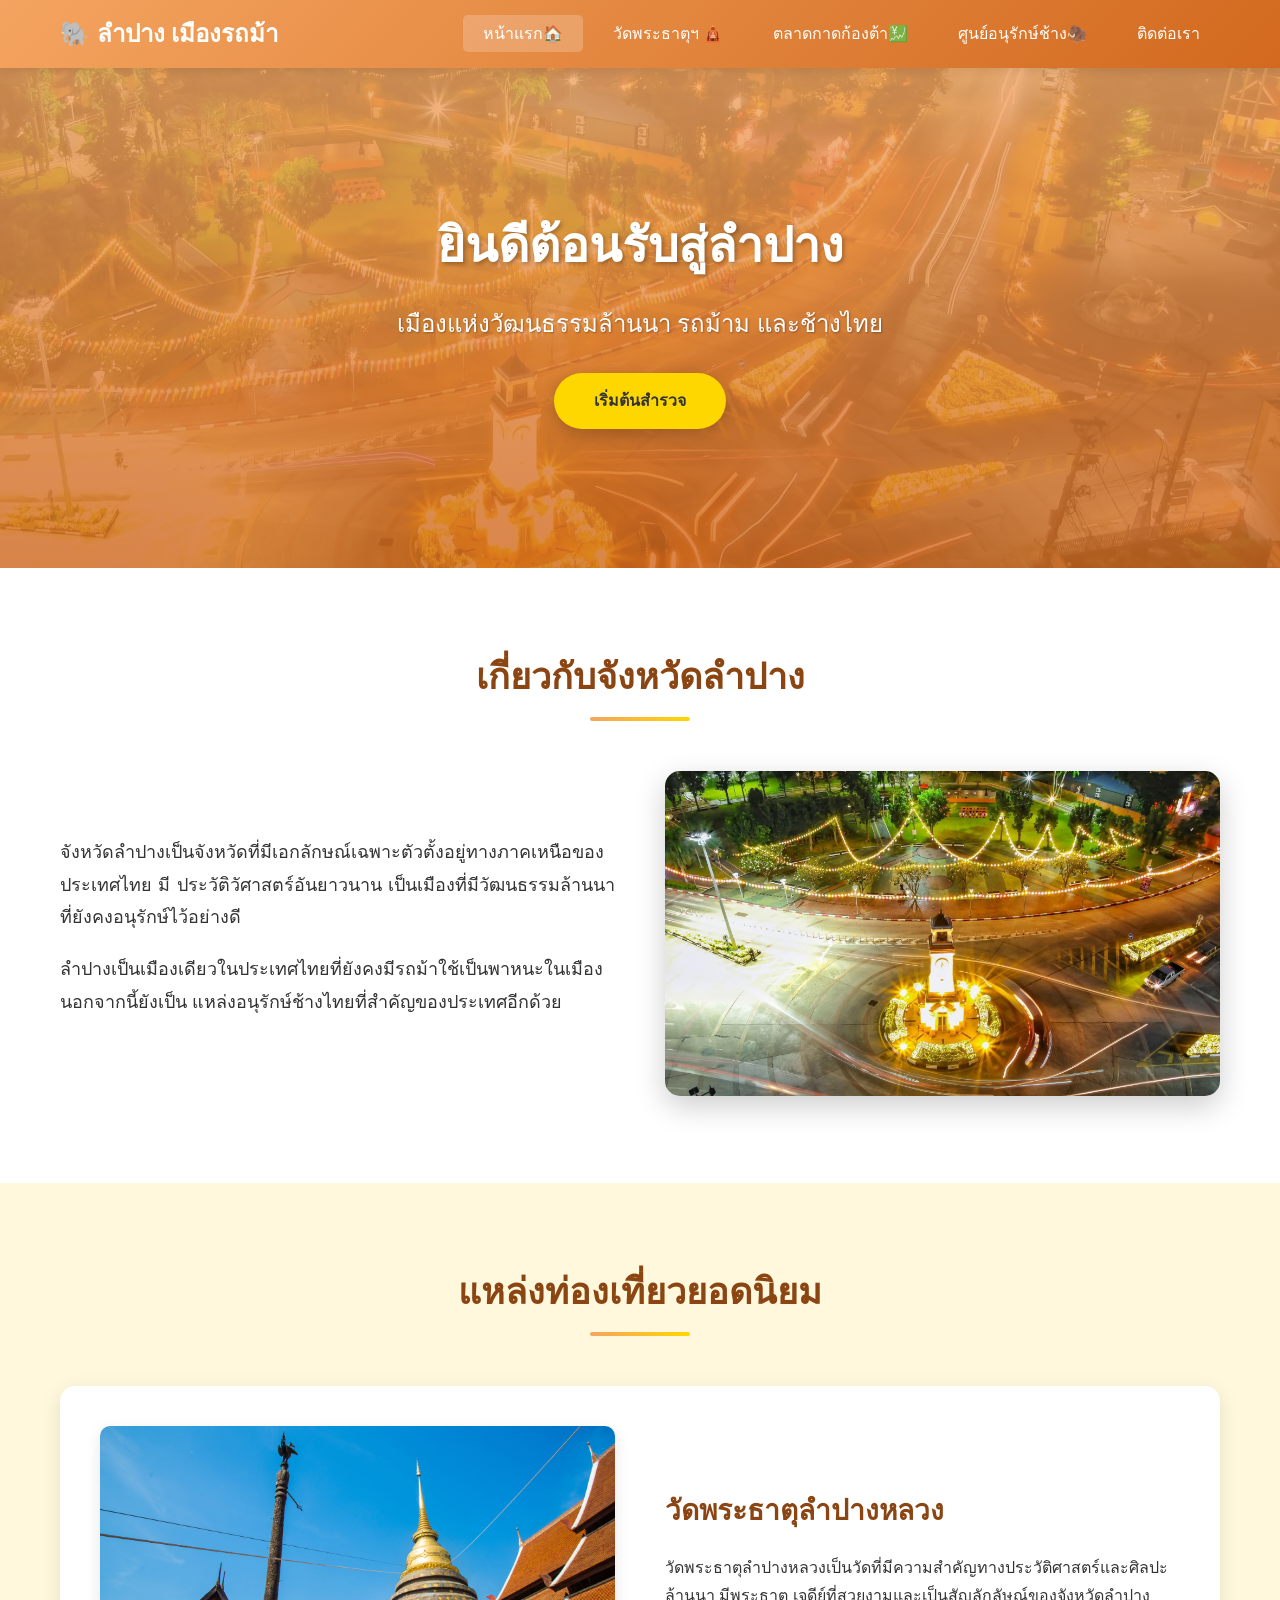
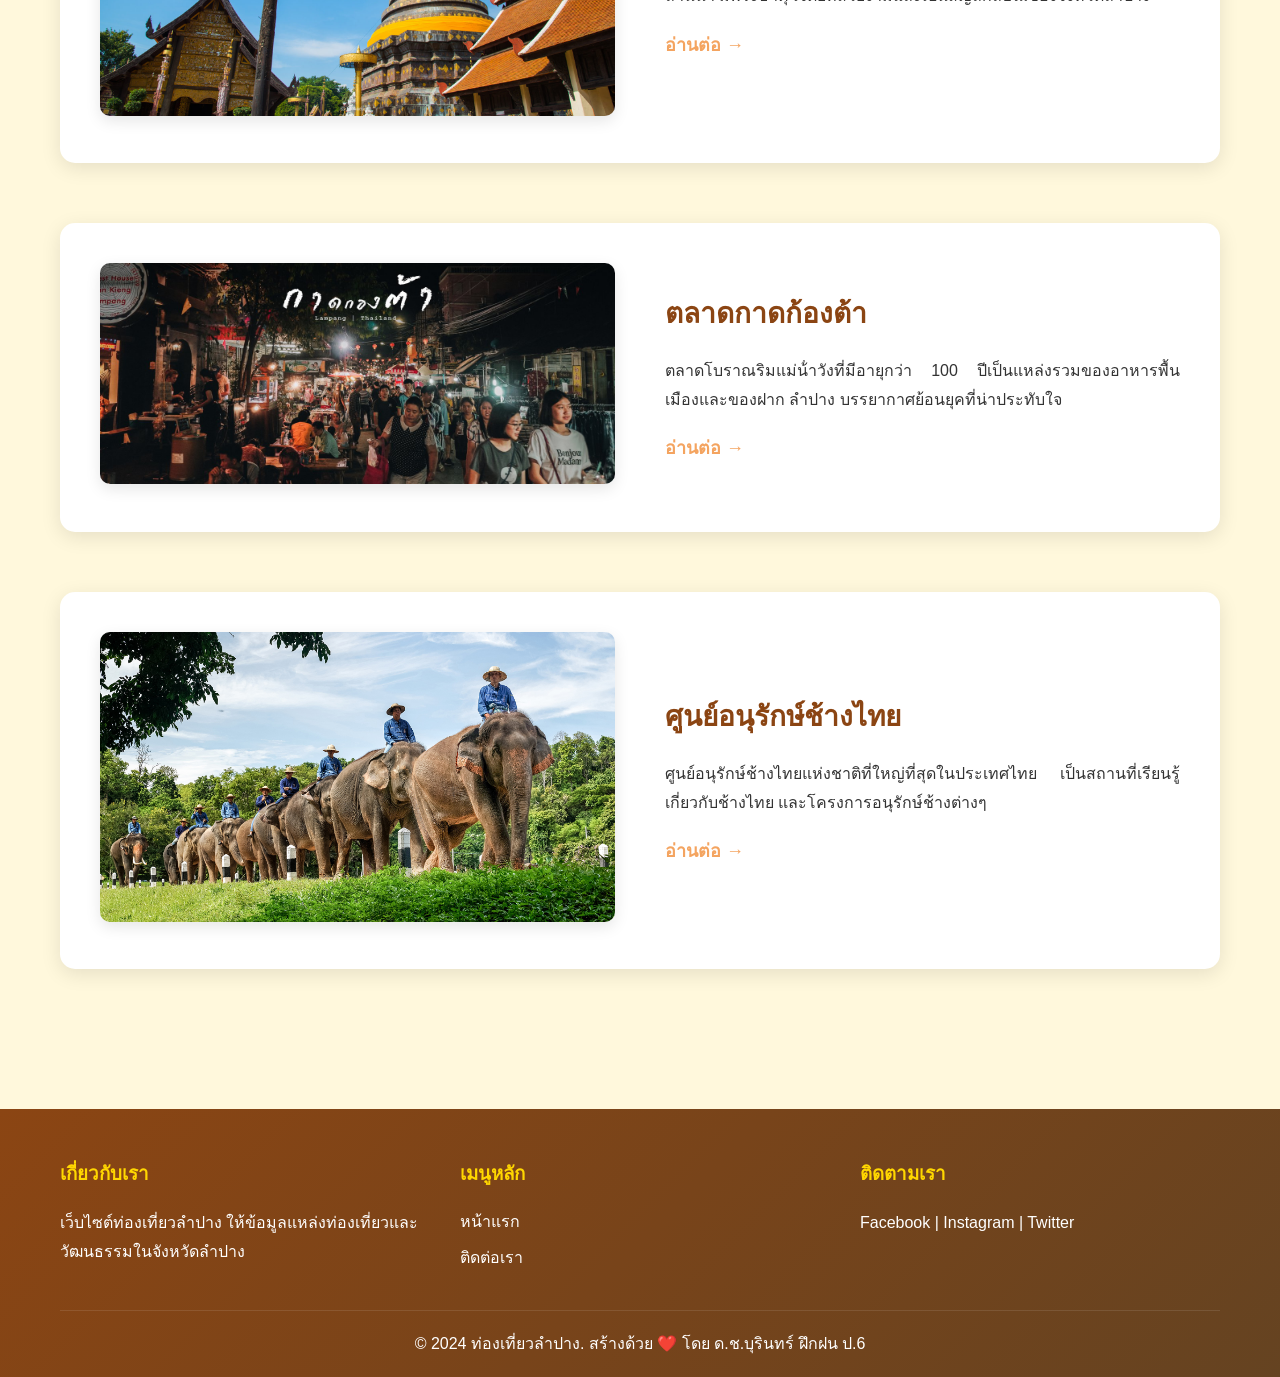
<file: index.html>
<!DOCTYPE html>
 <html lang="th">
 <head>
 <meta charset="UTF-8">
 <meta name="viewport" content="width=device-width, initial-scale=1.0">
 <title>ท่องเที่ยวลำปาง - เมืองรถม้า</title>
 <link rel="stylesheet" href="styles.css">
 </head>
 <body>
 <!-- Header และ Navigation -->
 <header>
 <div class="container">
 <div class="logo">
 <h1>🐘 ลําปาง เมืองรถม้า</h1>
 </div>
 <nav>
 <ul>
 <li><a href="index.html" class="active">หน้าแรก🏠</a></li>
 <li><a href="wat-phra-that.html">วัดพระธาตุฯ 🛕</a></li>
 <li><a href="kad-kong-ta.html">ตลาดกาดก้องต้า💹</a></li>
 <li><a href="elephant-center.html">ศูนย์อนุรักษ์ช้าง🦣</a></li>
 <li><a href="contact.html">ติดต่อเรา</a></li>
 </ul>
 </nav>
 </div>
 </header>

 <!-- Hero Section -->
 <section class="hero">
 <div class="hero-content">
 <h2>ยินดีต้อนรับสู่ลําปาง</h2>
 <p>เมืองแห่งวัฒนธรรมล้านนา รถม้าม และช้างไทย</p>
 <a href="#attractions" class="btn">เริ่มต้นสํารวจ</a>
 </div>
 </section>

 <!-- เกี่ยวกับลําปาง -->
 <section class="about" id="attractions">
 <div class="container">
 <h2 class="section-title">เกี่ยวกับจังหวัดลําปาง</h2>
 <div class="content-wrapper">
 <div class="content-text">
 <p>จังหวัดลําปางเป็นจังหวัดที่มีเอกลักษณ์เฉพาะตัวตั้งอยู่ทางภาคเหนือของประเทศไทย มี
ประวัติวัศาสตร์อันยาวนาน เป็นเมืองที่มีวัฒนธรรมล้านนาที่ยังคงอนุรักษ์ไว้อย่างดี</p>
 <p>ลําปางเป็นเมืองเดียวในประเทศไทยที่ยังคงมีรถม้าใช้เป็นพาหนะในเมือง นอกจากนี้ยังเป็น
แหล่งอนุรักษ์ช้างไทยที่สําคัญของประเทศอีกด้วย</p>
 </div>
 <div class="content-image">
 <img src="images/lampang1.jpg" alt="ลํา ปาง">
 </div>
 </div>
 </div>
 </section>

 <!-- แหล่งท่องเที่ยวยอดนิยม -->
 <section class="attractions">
 <div class="container">
 <h2 class="section-title">แหล่งท่องเที่ยวยอดนิยม</h2>

 <!-- สถานที่ 1 -->
 <div class="attraction-item">
 <div class="attraction-image">
 <img src="images/Watphrathatlampangluang.jpg" alt="วัดพระธาตุลําปางหลวง">
 </div>
 <div class="attraction-content">
 <h3>วัดพระธาตุลําปางหลวง</h3>
 <p>วัดพระธาตุลําปางหลวงเป็นวัดที่มีความสําคัญทางประวัติศาสตร์และศิลปะล้านนา มีพระธาตุ
เจดีย์ที่สวยงามและเป็นสัญลักลัษณ์ของจังหวัดลําปาง</p>
 <a href="wat-phra-that.html" class="btn-link">อ่านต่อ →</a>
 </div>
 </div>

 <!-- สถานที่ 2 -->
 <div class="attraction-item reverse">
 <div class="attraction-content">
 <h3>ตลาดกาดก้องต้า</h3>
 <p>ตลาดโบราณริมแม่น้ําวังที่มีอายุกว่า 100 ปีเป็นแหล่งรวมของอาหารพื้นเมืองและของฝาก
ลําปาง บรรยากาศย้อนยุคที่น่าประทับใจ</p>
 <a href="images/coverkongtamarket.jpg" class="btn-link">อ่านต่อ →</a>
 </div>
 <div class="attraction-image">
 <img src="images/coverkongtamarket.jpg" alt="ตลาดกาดก้องต้า">
 </div>
 </div>

 <!-- สถานที่ 3 -->
 <div class="attraction-item">
 <div class="attraction-image">
 <img src="images/changthai1.jpg" alt="ศูนย์อนุรักษ์ช้างไทย">
 </div>
 <div class="attraction-content">
 <h3>ศูนย์อนุรักษ์ช้างไทย</h3>
 <p>ศูนย์อนุรักษ์ช้างไทยแห่งชาติที่ใหญ่ที่สุดในประเทศไทย เป็นสถานที่เรียนรู้เกี่ยวกับช้างไทย
และโครงการอนุรักษ์ช้างต่างๆ</p>
 <a href="elephant-center.html" class="btn-link">อ่านต่อ →</a>
 </div>
 </div>
 </div>
 </section>

 <!-- Footer -->
 <footer>
 <div class="container">
 <div class="footer-content">
 <div class="footer-section">
 <h3>เกี่ยวกับเรา</h3>
 <p>เว็บไซต์ท่องเที่ยวลําปาง ให้ข้อมูลแหล่งท่องเที่ยวและวัฒนธรรมในจังหวัดลําปาง</p>
 </div>
 <div class="footer-section">
 <h3>เมนูหลัก </h3>
 <ul>
 <li><a href="index.html">หน้าแรก</a></li>
 <li><a href="contact.html">ติดต่อเรา</a></li>
 </ul>
 </div>
 <div class="footer-section">
 <h3>ติดตามเรา</h3>
 <p>Facebook | Instagram | Twitter</p>
 </div>
 </div>
 <div class="footer-bottom">
 <p>&copy; 2024 ท่องเที่ยวลําปาง. สร้างด้วย ❤️ โดย ด.ช.บุรินทร์ ฝึกฝน ป.6</p>
 </div>
 </div>
 </footer>
 </body>

 </html>
</file>
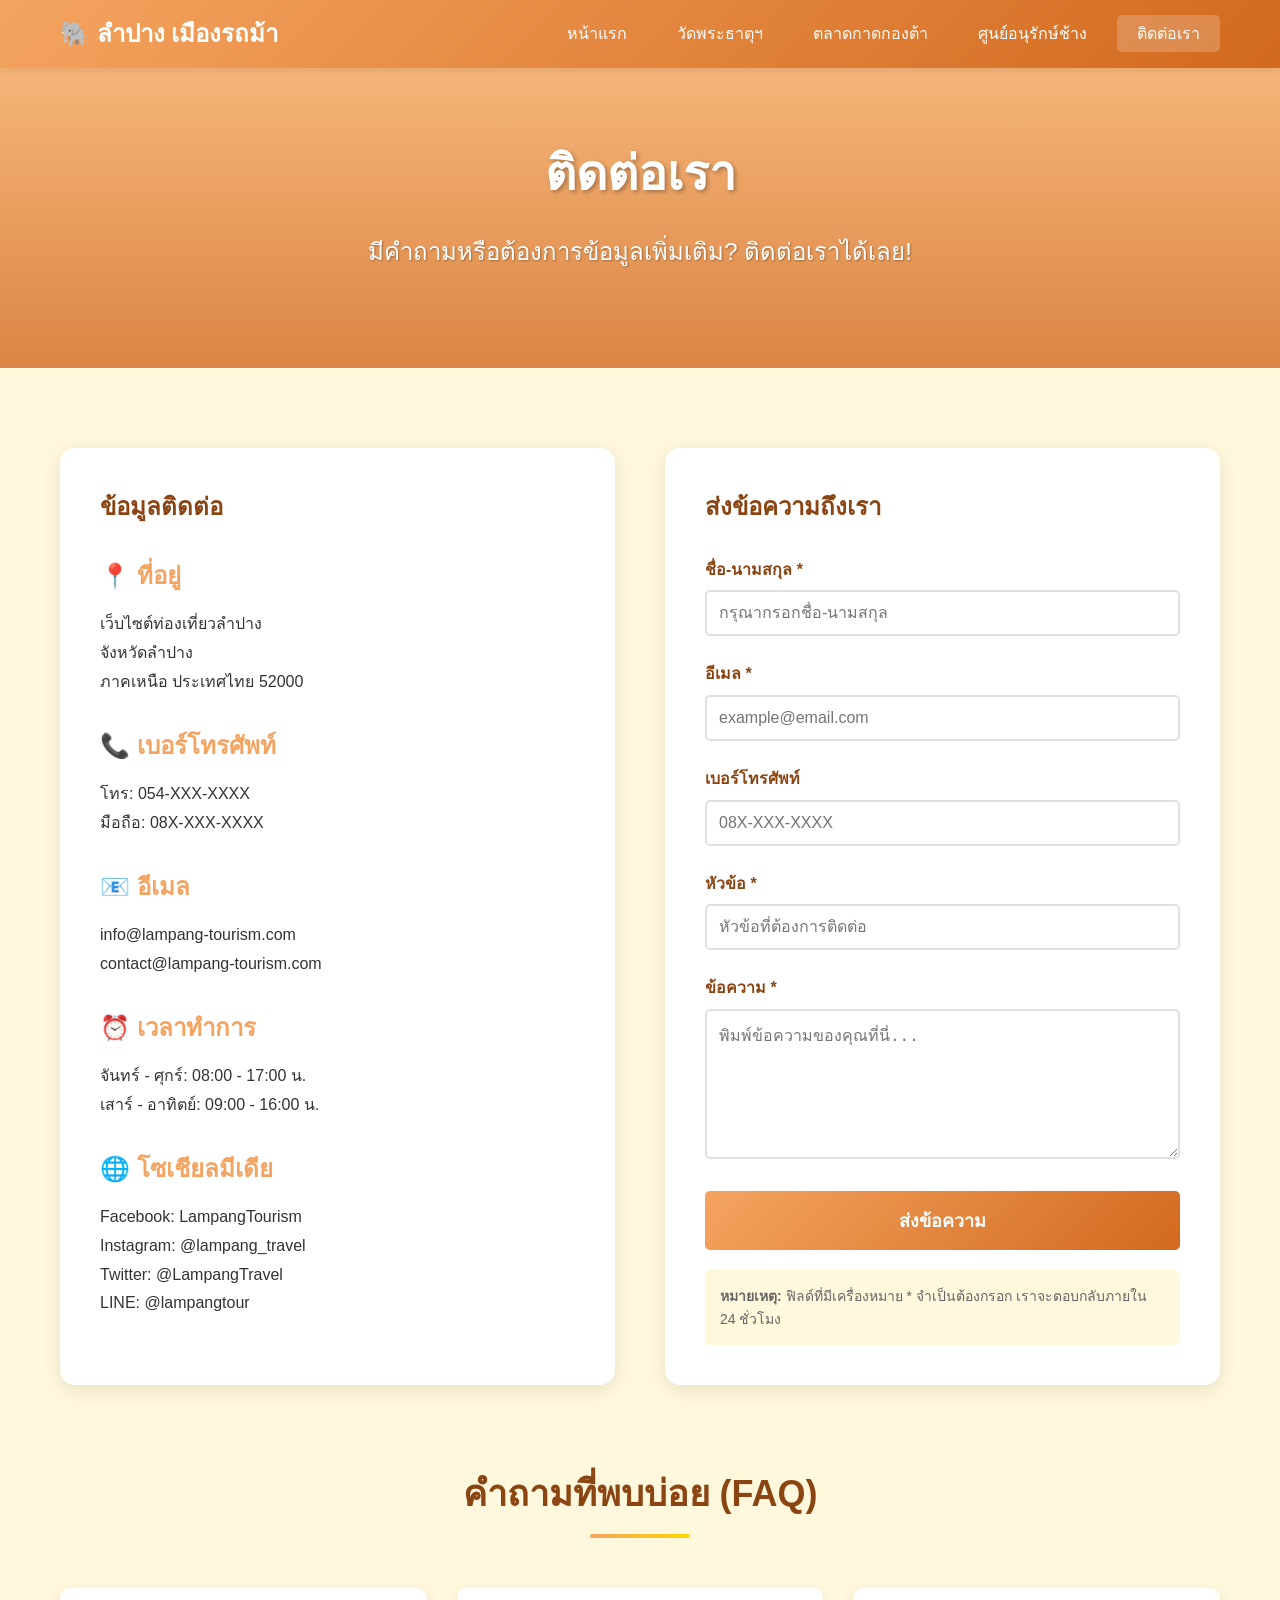
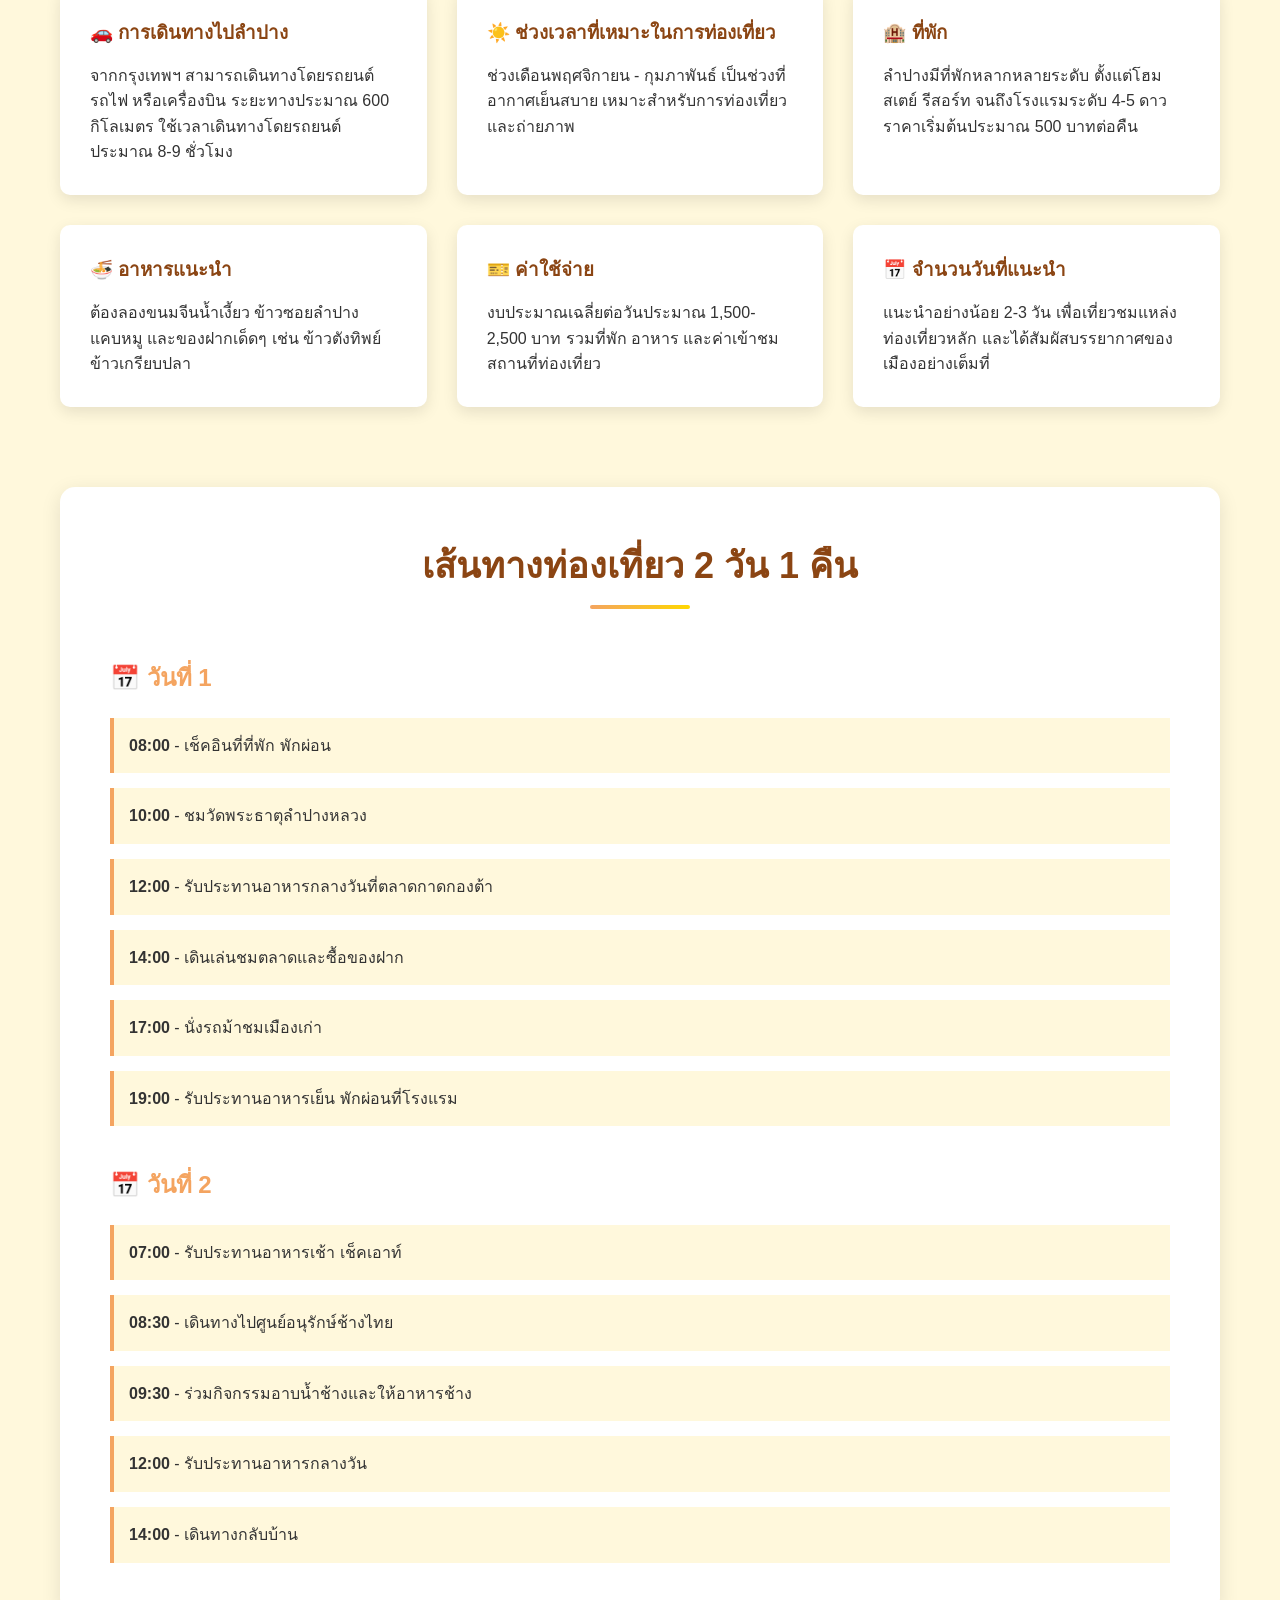
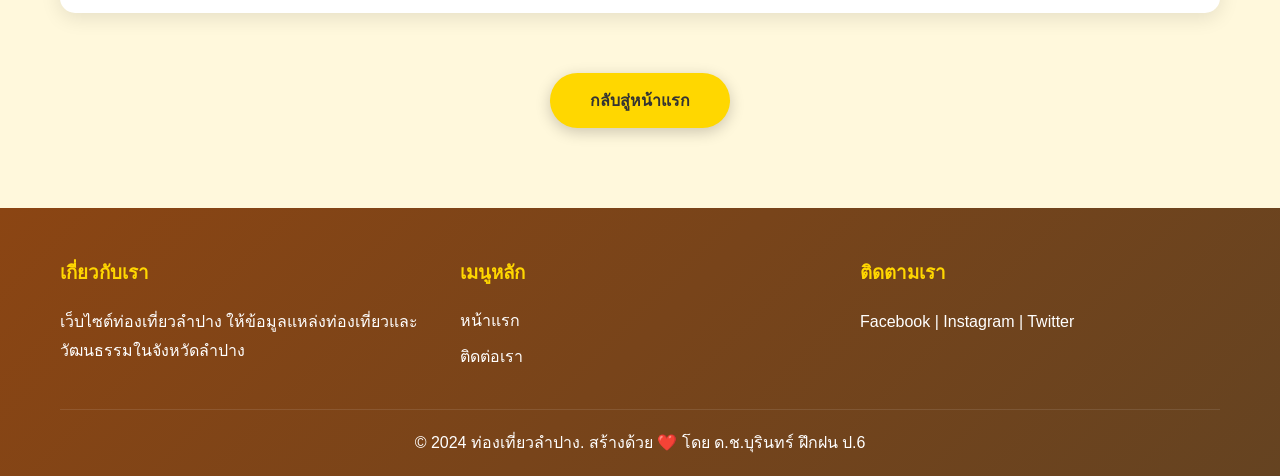
<file: contact.html>
<!DOCTYPE html>
<html lang="th">
<head>
    <meta charset="UTF-8">
    <meta name="viewport" content="width=device-width, initial-scale=1.0">
    <title>ติดต่อเรา - ท่องเที่ยวลำปาง</title>
    <link rel="stylesheet" href="styles.css">
</head>
<body>
    <header>
        <div class="container">
            <div class="logo">
                <h1>🐘 ลำปาง เมืองรถม้า</h1>
            </div>
            <nav>
                <ul>
                    <li><a href="index.html">หน้าแรก</a></li>
                    <li><a href="wat-phra-that.html">วัดพระธาตุฯ</a></li>
                    <li><a href="kad-kong-ta.html">ตลาดกาดกองต้า</a></li>
                    <li><a href="elephant-center.html">ศูนย์อนุรักษ์ช้าง</a></li>
                    <li><a href="contact.html" class="active">ติดต่อเรา</a></li>
                </ul>
            </nav>
        </div>
    </header>

    <section class="hero" style="height: 300px; background-image: linear-gradient(rgba(244, 164, 96, 0.8), rgba(210, 105, 30, 0.8)), url('https://images.unsplash.com/photo-1423666639041-f56000c27a9a?w=1600&h=400&fit=crop');">
        <div class="hero-content">
            <h2>ติดต่อเรา</h2>
            <p>มีคำถามหรือต้องการข้อมูลเพิ่มเติม? ติดต่อเราได้เลย!</p>
        </div>
    </section>

    <section class="contact-section">
        <div class="container">
            <div class="contact-container">
                <div class="contact-info">
                    <h2 style="color: #8B4513; margin-bottom: 30px;">ข้อมูลติดต่อ</h2>

                    <div style="margin-bottom: 30px;">
                        <h3 style="color: #F4A460; margin-bottom: 15px;">📍 ที่อยู่</h3>
                        <p>เว็บไซต์ท่องเที่ยวลำปาง<br>
                        จังหวัดลำปาง<br>
                        ภาคเหนือ ประเทศไทย 52000</p>
                    </div>

                    <div style="margin-bottom: 30px;">
                        <h3 style="color: #F4A460; margin-bottom: 15px;">📞 เบอร์โทรศัพท์</h3>
                        <p>โทร: 054-XXX-XXXX<br>
                        มือถือ: 08X-XXX-XXXX</p>
                    </div>

                    <div style="margin-bottom: 30px;">
                        <h3 style="color: #F4A460; margin-bottom: 15px;">📧 อีเมล</h3>
                        <p>info@lampang-tourism.com<br>
                        contact@lampang-tourism.com</p>
                    </div>

                    <div style="margin-bottom: 30px;">
                        <h3 style="color: #F4A460; margin-bottom: 15px;">⏰ เวลาทำการ</h3>
                        <p>จันทร์ - ศุกร์: 08:00 - 17:00 น.<br>
                        เสาร์ - อาทิตย์: 09:00 - 16:00 น.</p>
                    </div>

                    <div>
                        <h3 style="color: #F4A460; margin-bottom: 15px;">🌐 โซเชียลมีเดีย</h3>
                        <p>Facebook: LampangTourism<br>
                        Instagram: @lampang_travel<br>
                        Twitter: @LampangTravel<br>
                        LINE: @lampangtour</p>
                    </div>
                </div>

                <div class="contact-form">
                    <h2 style="color: #8B4513; margin-bottom: 30px;">ส่งข้อความถึงเรา</h2>
                    <form>
                        <div class="form-group">
                            <label for="name">ชื่อ-นามสกุล *</label>
                            <input type="text" id="name" name="name" required placeholder="กรุณากรอกชื่อ-นามสกุล">
                        </div>

                        <div class="form-group">
                            <label for="email">อีเมล *</label>
                            <input type="email" id="email" name="email" required placeholder="example@email.com">
                        </div>

                        <div class="form-group">
                            <label for="phone">เบอร์โทรศัพท์</label>
                            <input type="tel" id="phone" name="phone" placeholder="08X-XXX-XXXX">
                        </div>

                        <div class="form-group">
                            <label for="subject">หัวข้อ *</label>
                            <input type="text" id="subject" name="subject" required placeholder="หัวข้อที่ต้องการติดต่อ">
                        </div>

                        <div class="form-group">
                            <label for="message">ข้อความ *</label>
                            <textarea id="message" name="message" required placeholder="พิมพ์ข้อความของคุณที่นี่..."></textarea>
                        </div>

                        <button type="submit" class="submit-btn">ส่งข้อความ</button>
                    </form>

                    <div style="margin-top: 20px; padding: 15px; background-color: #FFF8DC; border-radius: 5px;">
                        <p style="font-size: 14px; color: #666; margin: 0;">
                            <strong>หมายเหตุ:</strong> ฟิลด์ที่มีเครื่องหมาย * จำเป็นต้องกรอก เราจะตอบกลับภายใน 24 ชั่วโมง
                        </p>
                    </div>
                </div>
            </div>

            <div style="margin-top: 80px;">
                <h2 class="section-title">คำถามที่พบบ่อย (FAQ)</h2>
                <div style="display: grid; grid-template-columns: repeat(auto-fit, minmax(300px, 1fr)); gap: 30px;">
                    <div style="background-color: white; padding: 30px; border-radius: 10px; box-shadow: 0 5px 15px rgba(0,0,0,0.1);">
                        <h3 style="color: #8B4513; margin-bottom: 15px;">🚗 การเดินทางไปลำปาง</h3>
                        <p>จากกรุงเทพฯ สามารถเดินทางโดยรถยนต์ รถไฟ หรือเครื่องบิน ระยะทางประมาณ 600 กิโลเมตร ใช้เวลาเดินทางโดยรถยนต์ประมาณ 8-9 ชั่วโมง</p>
                    </div>
                    <div style="background-color: white; padding: 30px; border-radius: 10px; box-shadow: 0 5px 15px rgba(0,0,0,0.1);">
                        <h3 style="color: #8B4513; margin-bottom: 15px;">☀️ ช่วงเวลาที่เหมาะในการท่องเที่ยว</h3>
                        <p>ช่วงเดือนพฤศจิกายน - กุมภาพันธ์ เป็นช่วงที่อากาศเย็นสบาย เหมาะสำหรับการท่องเที่ยวและถ่ายภาพ</p>
                    </div>
                    <div style="background-color: white; padding: 30px; border-radius: 10px; box-shadow: 0 5px 15px rgba(0,0,0,0.1);">
                        <h3 style="color: #8B4513; margin-bottom: 15px;">🏨 ที่พัก</h3>
                        <p>ลำปางมีที่พักหลากหลายระดับ ตั้งแต่โฮมสเตย์ รีสอร์ท จนถึงโรงแรมระดับ 4-5 ดาว ราคาเริ่มต้นประมาณ 500 บาทต่อคืน</p>
                    </div>
                    <div style="background-color: white; padding: 30px; border-radius: 10px; box-shadow: 0 5px 15px rgba(0,0,0,0.1);">
                        <h3 style="color: #8B4513; margin-bottom: 15px;">🍜 อาหารแนะนำ</h3>
                        <p>ต้องลองขนมจีนน้ำเงี้ยว ข้าวซอยลำปาง แคบหมู และของฝากเด็ดๆ เช่น ข้าวตังทิพย์ ข้าวเกรียบปลา</p>
                    </div>
                    <div style="background-color: white; padding: 30px; border-radius: 10px; box-shadow: 0 5px 15px rgba(0,0,0,0.1);">
                        <h3 style="color: #8B4513; margin-bottom: 15px;">🎫 ค่าใช้จ่าย</h3>
                        <p>งบประมาณเฉลี่ยต่อวันประมาณ 1,500-2,500 บาท รวมที่พัก อาหาร และค่าเข้าชมสถานที่ท่องเที่ยว</p>
                    </div>
                    <div style="background-color: white; padding: 30px; border-radius: 10px; box-shadow: 0 5px 15px rgba(0,0,0,0.1);">
                        <h3 style="color: #8B4513; margin-bottom: 15px;">📅 จำนวนวันที่แนะนำ</h3>
                        <p>แนะนำอย่างน้อย 2-3 วัน เพื่อเที่ยวชมแหล่งท่องเที่ยวหลัก และได้สัมผัสบรรยากาศของเมืองอย่างเต็มที่</p>
                    </div>
                </div>
            </div>

            <div style="margin-top: 80px; background-color: white; padding: 50px; border-radius: 15px; box-shadow: 0 5px 20px rgba(0,0,0,0.1);">
                <h2 class="section-title">เส้นทางท่องเที่ยว 2 วัน 1 คืน</h2>
                <div style="margin-bottom: 40px;">
                    <h3 style="color: #F4A460; margin-bottom: 20px; font-size: 24px;">📅 วันที่ 1</h3>
                    <ul style="list-style: none; padding-left: 0;">
                        <li style="padding: 15px; border-left: 4px solid #F4A460; margin-bottom: 15px; background-color: #FFF8DC;"><strong>08:00</strong> - เช็คอินที่ที่พัก พักผ่อน</li>
                        <li style="padding: 15px; border-left: 4px solid #F4A460; margin-bottom: 15px; background-color: #FFF8DC;"><strong>10:00</strong> - ชมวัดพระธาตุลำปางหลวง</li>
                        <li style="padding: 15px; border-left: 4px solid #F4A460; margin-bottom: 15px; background-color: #FFF8DC;"><strong>12:00</strong> - รับประทานอาหารกลางวันที่ตลาดกาดกองต้า</li>
                        <li style="padding: 15px; border-left: 4px solid #F4A460; margin-bottom: 15px; background-color: #FFF8DC;"><strong>14:00</strong> - เดินเล่นชมตลาดและซื้อของฝาก</li>
                        <li style="padding: 15px; border-left: 4px solid #F4A460; margin-bottom: 15px; background-color: #FFF8DC;"><strong>17:00</strong> - นั่งรถม้าชมเมืองเก่า</li>
                        <li style="padding: 15px; border-left: 4px solid #F4A460; background-color: #FFF8DC;"><strong>19:00</strong> - รับประทานอาหารเย็น พักผ่อนที่โรงแรม</li>
                    </ul>
                </div>

                <div>
                    <h3 style="color: #F4A460; margin-bottom: 20px; font-size: 24px;">📅 วันที่ 2</h3>
                    <ul style="list-style: none; padding-left: 0;">
                        <li style="padding: 15px; border-left: 4px solid #F4A460; margin-bottom: 15px; background-color: #FFF8DC;"><strong>07:00</strong> - รับประทานอาหารเช้า เช็คเอาท์</li>
                        <li style="padding: 15px; border-left: 4px solid #F4A460; margin-bottom: 15px; background-color: #FFF8DC;"><strong>08:30</strong> - เดินทางไปศูนย์อนุรักษ์ช้างไทย</li>
                        <li style="padding: 15px; border-left: 4px solid #F4A460; margin-bottom: 15px; background-color: #FFF8DC;"><strong>09:30</strong> - ร่วมกิจกรรมอาบน้ำช้างและให้อาหารช้าง</li>
                        <li style="padding: 15px; border-left: 4px solid #F4A460; margin-bottom: 15px; background-color: #FFF8DC;"><strong>12:00</strong> - รับประทานอาหารกลางวัน</li>
                        <li style="padding: 15px; border-left: 4px solid #F4A460; background-color: #FFF8DC;"><strong>14:00</strong> - เดินทางกลับบ้าน</li>
                    </ul>
                </div>
            </div>

            <div style="margin-top: 60px; text-align: center;">
                <a href="index.html" class="btn">กลับสู่หน้าแรก</a>
            </div>
        </div>
    </section>

    <footer>
        <div class="container">
            <div class="footer-content">
                <div class="footer-section">
                    <h3>เกี่ยวกับเรา</h3>
                    <p>เว็บไซต์ท่องเที่ยวลำปาง ให้ข้อมูลแหล่งท่องเที่ยวและวัฒนธรรมในจังหวัดลำปาง</p>
                </div>
                <div class="footer-section">
                    <h3>เมนูหลัก</h3>
                    <ul>
                        <li><a href="index.html">หน้าแรก</a></li>
                        <li><a href="contact.html">ติดต่อเรา</a></li>
                    </ul>
                </div>
                <div class="footer-section">
                    <h3>ติดตามเรา</h3>
                    <p>Facebook | Instagram | Twitter</p>
                </div>
            </div>
            <div class="footer-bottom">
                <p>&copy; 2024 ท่องเที่ยวลำปาง. สร้างด้วย ❤️ โดย ด.ช.บุรินทร์ ฝึกฝน ป.6</p>
            </div>
        </div>
    </footer>
</body>
</html>
</file>
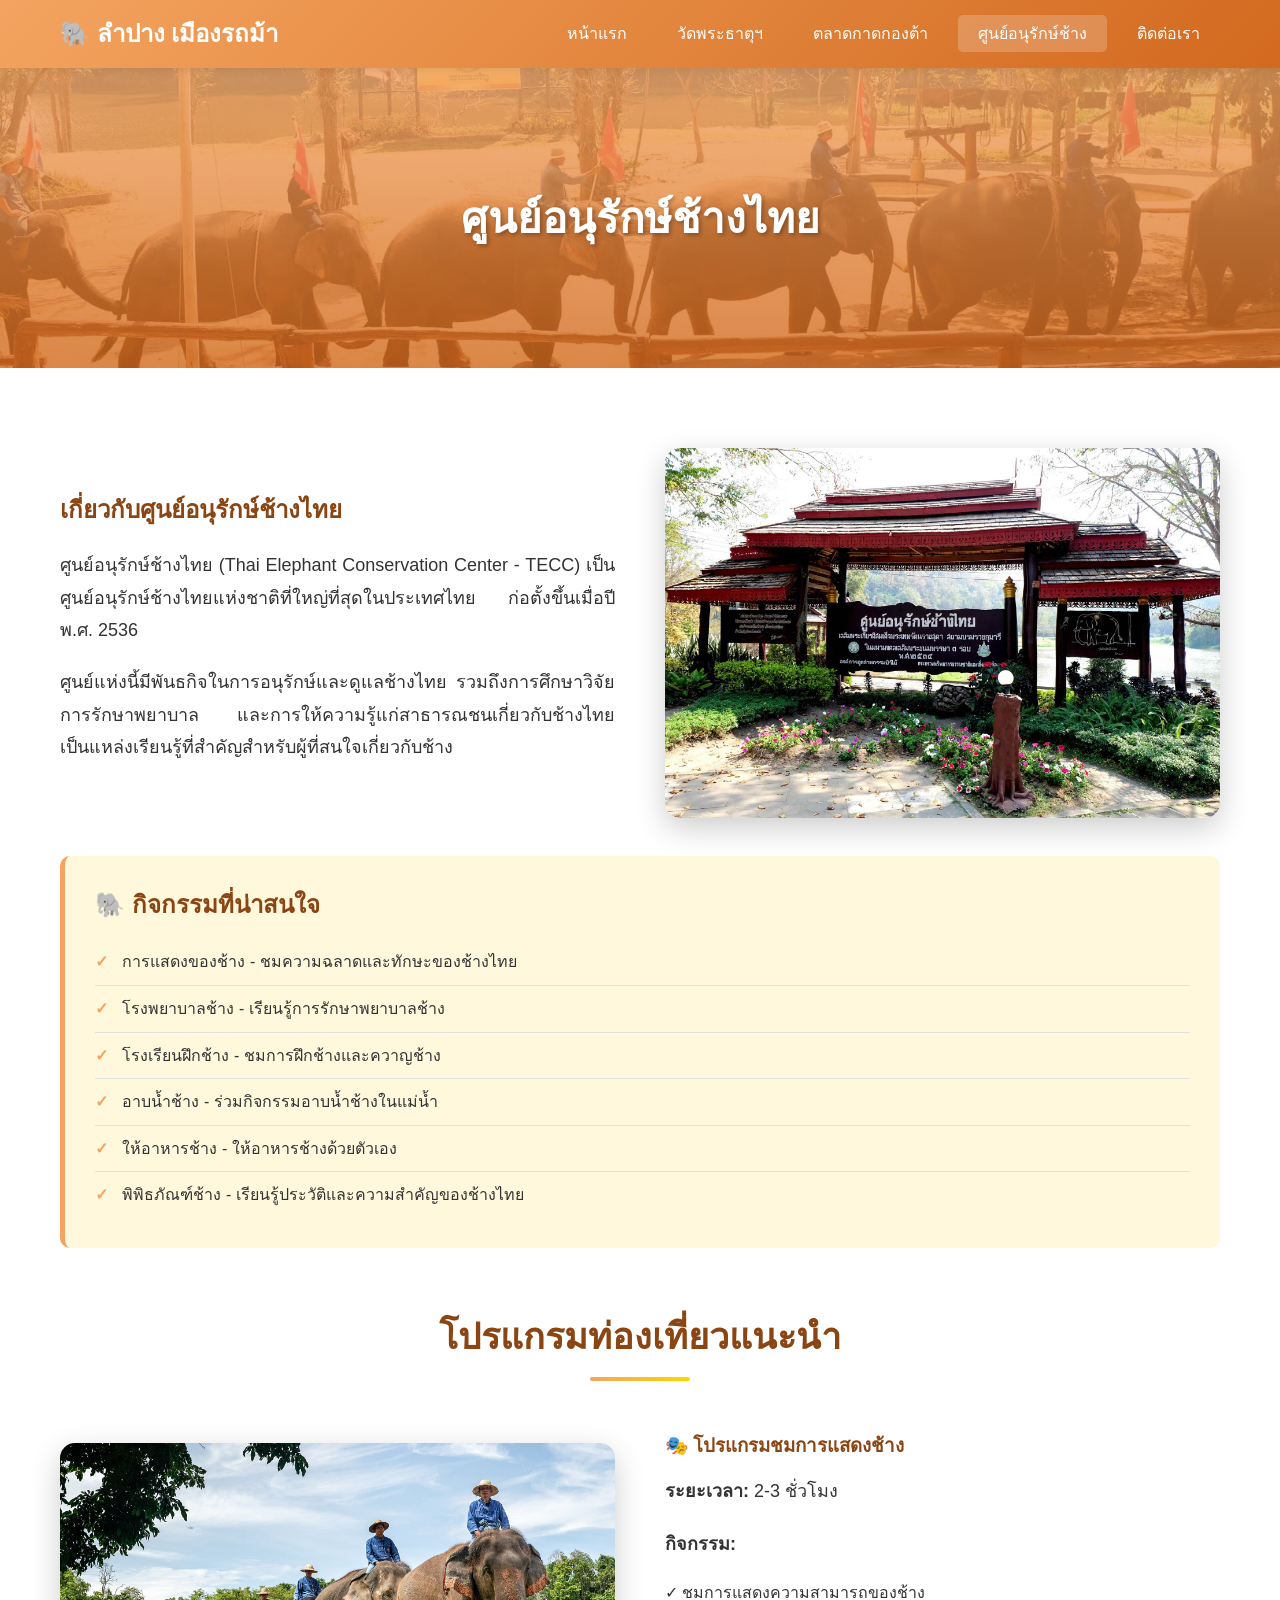
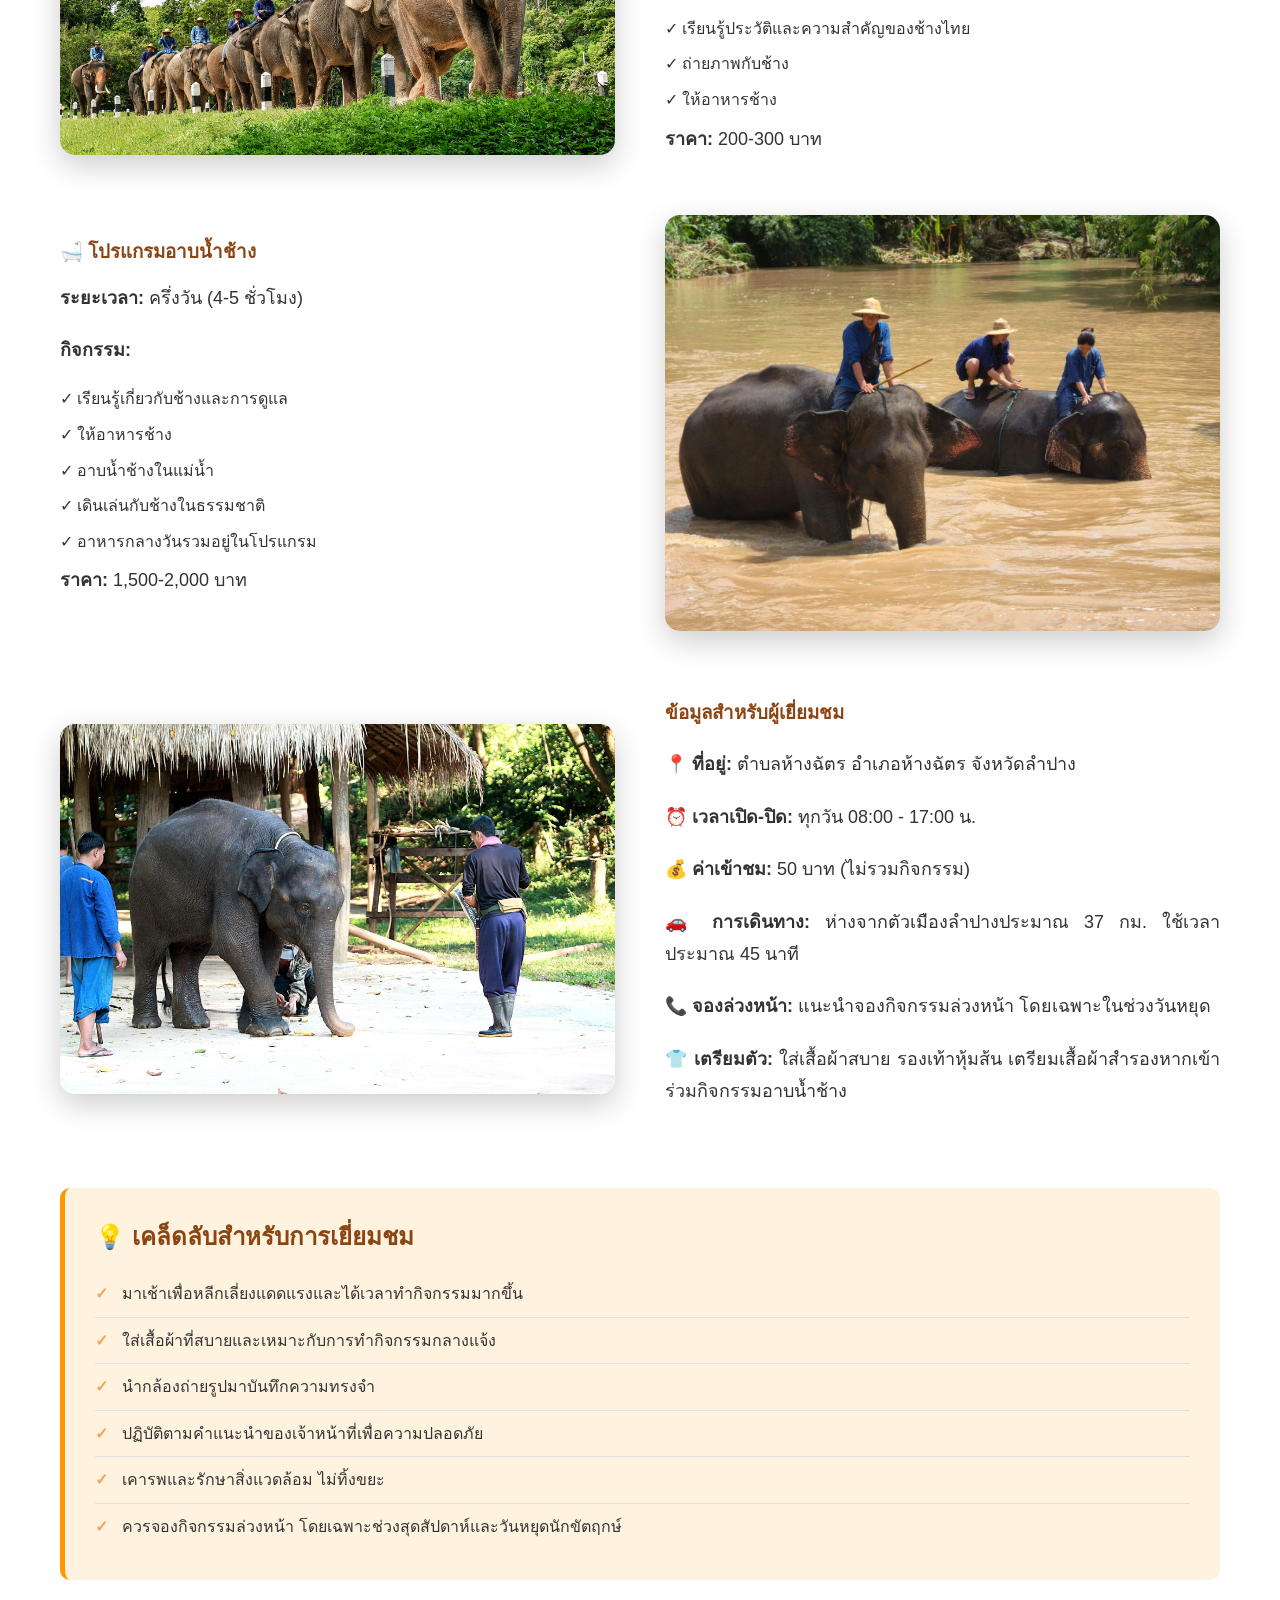
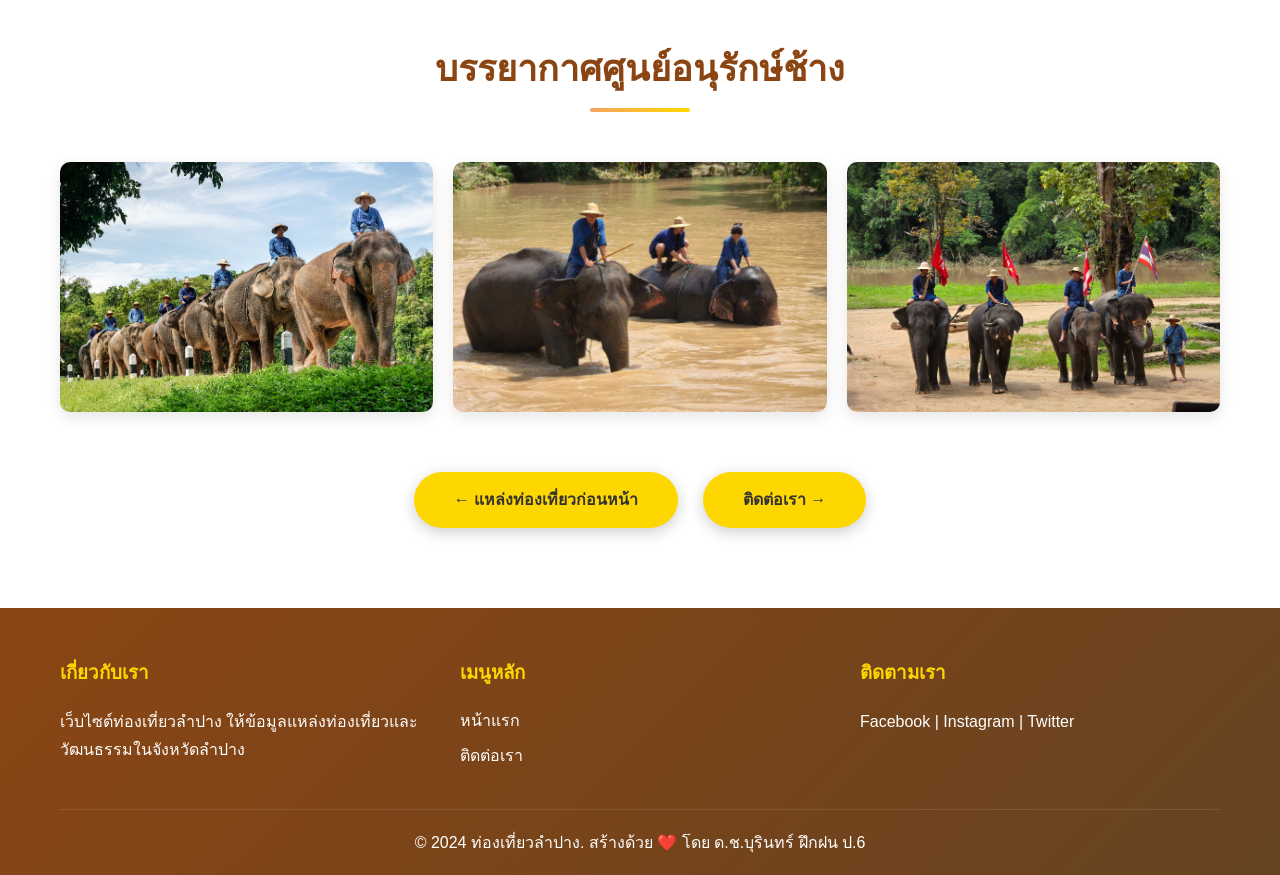
<file: elephant-center.html>
<!DOCTYPE html>
<html lang="th">
<head>
    <meta charset="UTF-8">
    <meta name="viewport" content="width=device-width, initial-scale=1.0">
    <title>ศูนย์อนุรักษ์ช้างไทย - ท่องเที่ยวลำปาง</title>
    <link rel="stylesheet" href="styles.css">
</head>
<body>
    <header>
        <div class="container">
            <div class="logo">
                <h1>🐘 ลำปาง เมืองรถม้า</h1>
            </div>
            <nav>
                <ul>
                    <li><a href="index.html">หน้าแรก</a></li>
                    <li><a href="wat-phra-that.html">วัดพระธาตุฯ</a></li>
                    <li><a href="kad-kong-ta.html">ตลาดกาดกองต้า</a></li>
                    <li><a href="elephant-center.html" class="active">ศูนย์อนุรักษ์ช้าง</a></li>
                    <li><a href="contact.html">ติดต่อเรา</a></li>
                </ul>
            </nav>
        </div>
    </header>

    <section class="detail-hero" style="background-image: linear-gradient(rgba(244, 164, 96, 0.8), rgba(210, 105, 30, 0.8)), url('images/changthai0.jpeg');">
        <h2>ศูนย์อนุรักษ์ช้างไทย</h2>
    </section>

    <section class="detail-content">
        <div class="container">
            <div class="content-wrapper">
                <div class="content-text">
                    <h2 style="color: #8B4513; margin-bottom: 20px;">เกี่ยวกับศูนย์อนุรักษ์ช้างไทย</h2>
                    <p>ศูนย์อนุรักษ์ช้างไทย (Thai Elephant Conservation Center - TECC) เป็นศูนย์อนุรักษ์ช้างไทยแห่งชาติที่ใหญ่ที่สุดในประเทศไทย ก่อตั้งขึ้นเมื่อปี พ.ศ. 2536</p>
                    <p>ศูนย์แห่งนี้มีพันธกิจในการอนุรักษ์และดูแลช้างไทย รวมถึงการศึกษาวิจัย การรักษาพยาบาล และการให้ความรู้แก่สาธารณชนเกี่ยวกับช้างไทย เป็นแหล่งเรียนรู้ที่สำคัญสำหรับผู้ที่สนใจเกี่ยวกับช้าง</p>
                </div>
                <div class="content-image">
                    <img src="images/changthai01.jpeg" alt="ศูนย์อนุรักษ์ช้างไทย">
                </div>
            </div>

            <div class="info-box">
                <h3>🐘 กิจกรรมที่น่าสนใจ</h3>
                <ul>
                    <li>การแสดงของช้าง - ชมความฉลาดและทักษะของช้างไทย</li>
                    <li>โรงพยาบาลช้าง - เรียนรู้การรักษาพยาบาลช้าง</li>
                    <li>โรงเรียนฝึกช้าง - ชมการฝึกช้างและควาญช้าง</li>
                    <li>อาบน้ำช้าง - ร่วมกิจกรรมอาบน้ำช้างในแม่น้ำ</li>
                    <li>ให้อาหารช้าง - ให้อาหารช้างด้วยตัวเอง</li>
                    <li>พิพิธภัณฑ์ช้าง - เรียนรู้ประวัติและความสำคัญของช้างไทย</li>
                </ul>
            </div>

            <div style="margin-top: 60px;">
                <h2 class="section-title">โปรแกรมท่องเที่ยวแนะนำ</h2>

                <div class="content-wrapper" style="margin-bottom: 40px;">
                    <div class="content-image">
                        <img src="images/changthai1.jpg" alt="การแสดงช้าง">
                    </div>
                    <div class="content-text">
                        <h3 style="color: #8B4513; margin-bottom: 15px;">🎭 โปรแกรมชมการแสดงช้าง</h3>
                        <p><strong>ระยะเวลา:</strong> 2-3 ชั่วโมง</p>
                        <p><strong>กิจกรรม:</strong></p>
                        <ul style="list-style: none; padding-left: 0;">
                            <li style="margin-bottom: 10px;">✓ ชมการแสดงความสามารถของช้าง</li>
                            <li style="margin-bottom: 10px;">✓ เรียนรู้ประวัติและความสำคัญของช้างไทย</li>
                            <li style="margin-bottom: 10px;">✓ ถ่ายภาพกับช้าง</li>
                            <li style="margin-bottom: 10px;">✓ ให้อาหารช้าง</li>
                        </ul>
                        <p><strong>ราคา:</strong> 200-300 บาท</p>
                    </div>
                </div>

                <div class="content-wrapper">
                    <div class="content-text">
                        <h3 style="color: #8B4513; margin-bottom: 15px;">🛁 โปรแกรมอาบน้ำช้าง</h3>
                        <p><strong>ระยะเวลา:</strong> ครึ่งวัน (4-5 ชั่วโมง)</p>
                        <p><strong>กิจกรรม:</strong></p>
                        <ul style="list-style: none; padding-left: 0;">
                            <li style="margin-bottom: 10px;">✓ เรียนรู้เกี่ยวกับช้างและการดูแล</li>
                            <li style="margin-bottom: 10px;">✓ ให้อาหารช้าง</li>
                            <li style="margin-bottom: 10px;">✓ อาบน้ำช้างในแม่น้ำ</li>
                            <li style="margin-bottom: 10px;">✓ เดินเล่นกับช้างในธรรมชาติ</li>
                            <li style="margin-bottom: 10px;">✓ อาหารกลางวันรวมอยู่ในโปรแกรม</li>
                        </ul>
                        <p><strong>ราคา:</strong> 1,500-2,000 บาท</p>
                    </div>
                    <div class="content-image">
                        <img src="images/changthai2.jpg" alt="อาบน้ำช้าง">
                    </div>
                </div>
            </div>

            <div class="content-wrapper" style="margin-top: 60px;">
                <div class="content-image">
                    <img src="images/changthai6.jpg" alt="ช้างน้อย">
                </div>
                <div class="content-text">
                    <h3 style="color: #8B4513; margin-bottom: 20px;">ข้อมูลสำหรับผู้เยี่ยมชม</h3>
                    <p><strong>📍 ที่อยู่:</strong> ตำบลห้างฉัตร อำเภอห้างฉัตร จังหวัดลำปาง</p>
                    <p><strong>⏰ เวลาเปิด-ปิด:</strong> ทุกวัน 08:00 - 17:00 น.</p>
                    <p><strong>💰 ค่าเข้าชม:</strong> 50 บาท (ไม่รวมกิจกรรม)</p>
                    <p><strong>🚗 การเดินทาง:</strong> ห่างจากตัวเมืองลำปางประมาณ 37 กม. ใช้เวลาประมาณ 45 นาที</p>
                    <p><strong>📞 จองล่วงหน้า:</strong> แนะนำจองกิจกรรมล่วงหน้า โดยเฉพาะในช่วงวันหยุด</p>
                    <p><strong>👕 เตรียมตัว:</strong> ใส่เสื้อผ้าสบาย รองเท้าหุ้มส้น เตรียมเสื้อผ้าสำรองหากเข้าร่วมกิจกรรมอาบน้ำช้าง</p>
                </div>
            </div>

            <div class="info-box" style="margin-top: 60px; background-color: #FFF3E0; border-left-color: #FF9800;">
                <h3>💡 เคล็ดลับสำหรับการเยี่ยมชม</h3>
                <ul>
                    <li>มาเช้าเพื่อหลีกเลี่ยงแดดแรงและได้เวลาทำกิจกรรมมากขึ้น</li>
                    <li>ใส่เสื้อผ้าที่สบายและเหมาะกับการทำกิจกรรมกลางแจ้ง</li>
                    <li>นำกล้องถ่ายรูปมาบันทึกความทรงจำ</li>
                    <li>ปฏิบัติตามคำแนะนำของเจ้าหน้าที่เพื่อความปลอดภัย</li>
                    <li>เคารพและรักษาสิ่งแวดล้อม ไม่ทิ้งขยะ</li>
                    <li>ควรจองกิจกรรมล่วงหน้า โดยเฉพาะช่วงสุดสัปดาห์และวันหยุดนักขัตฤกษ์</li>
                </ul>
            </div>

            <div style="margin-top: 60px;">
                <h2 class="section-title">บรรยากาศศูนย์อนุรักษ์ช้าง</h2>
                <div class="gallery">
                    <img src="images/changthai1.jpg" alt="ช้าง 1">
                    <img src="images/changthai2.jpg" alt="ช้าง 2">
                    <img src="images/changthai3.jpg" alt="ช้าง 3">
                </div>
            </div>

            <div style="margin-top: 60px; text-align: center;">
                <a href="kad-kong-ta.html" class="btn" style="margin-right: 20px;">← แหล่งท่องเที่ยวก่อนหน้า</a>
                <a href="contact.html" class="btn">ติดต่อเรา →</a>
            </div>
        </div>
    </section>

    <footer>
        <div class="container">
            <div class="footer-content">
                <div class="footer-section">
                    <h3>เกี่ยวกับเรา</h3>
                    <p>เว็บไซต์ท่องเที่ยวลำปาง ให้ข้อมูลแหล่งท่องเที่ยวและวัฒนธรรมในจังหวัดลำปาง</p>
                </div>
                <div class="footer-section">
                    <h3>เมนูหลัก</h3>
                    <ul>
                        <li><a href="index.html">หน้าแรก</a></li>
                        <li><a href="contact.html">ติดต่อเรา</a></li>
                    </ul>
                </div>
                <div class="footer-section">
                    <h3>ติดตามเรา</h3>
                    <p>Facebook | Instagram | Twitter</p>
                </div>
            </div>
            <div class="footer-bottom">
                <p>&copy; 2024 ท่องเที่ยวลำปาง. สร้างด้วย ❤️ โดย ด.ช.บุรินทร์ ฝึกฝน ป.6</p>
            </div>
        </div>
    </footer>
</body>
</html>
</file>
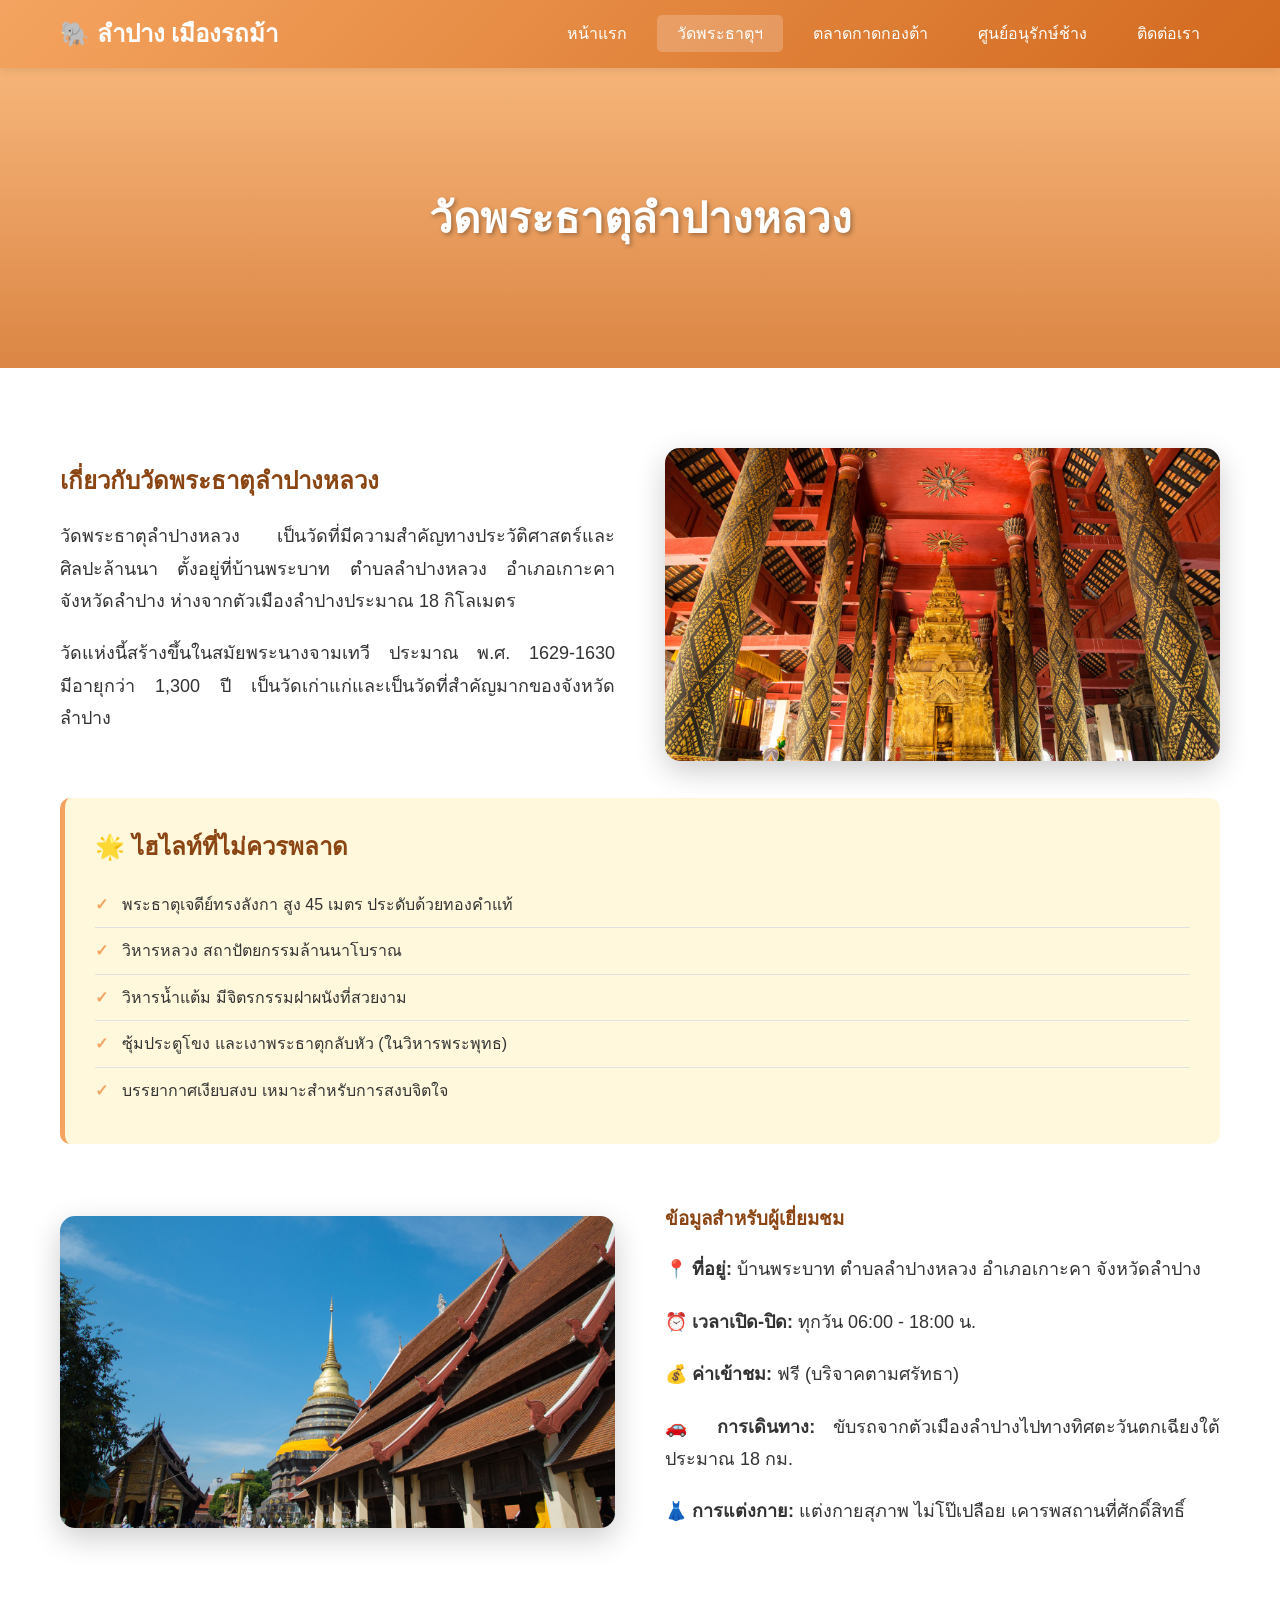
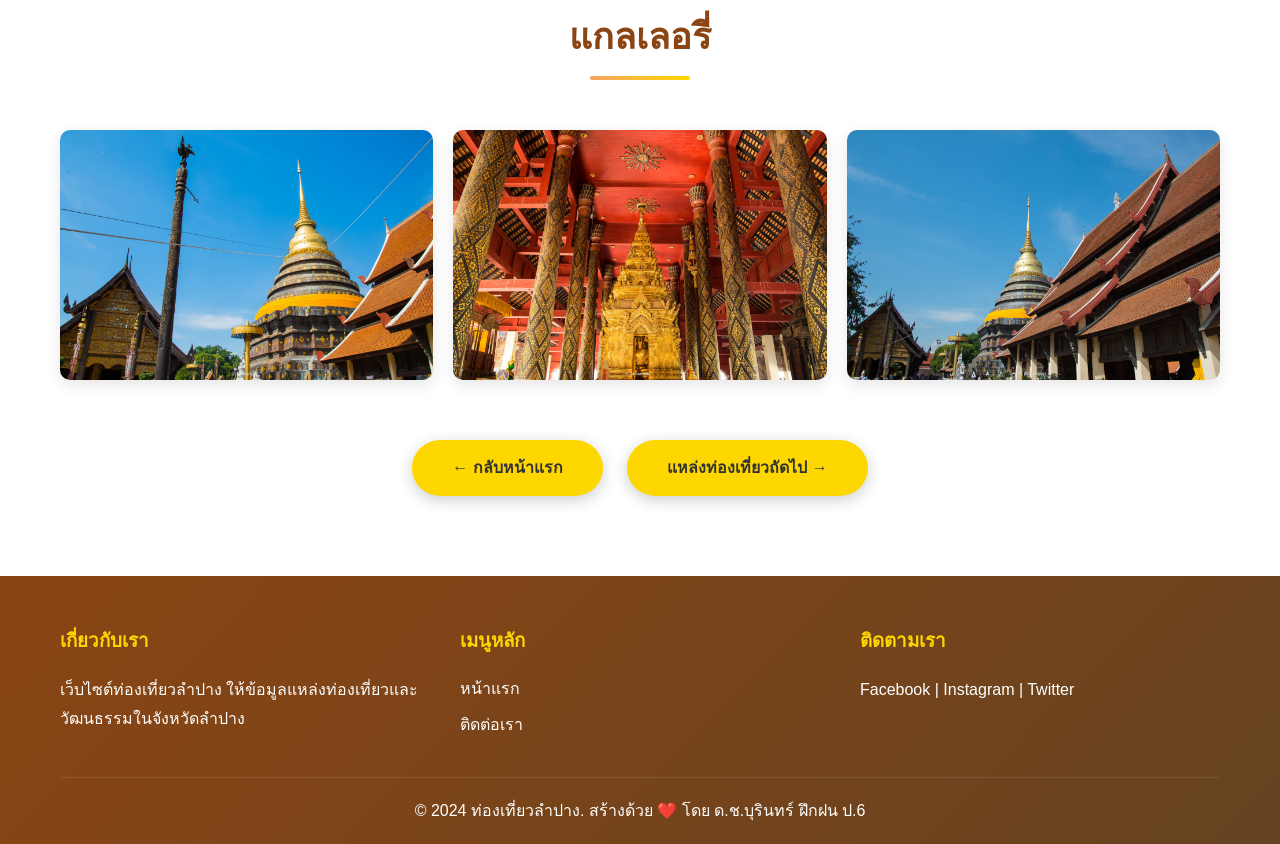
<file: wat-phra-that.html>
<!DOCTYPE html>
<html lang="th">
<head>
    <meta charset="UTF-8">
    <meta name="viewport" content="width=device-width, initial-scale=1.0">
    <title>วัดพระธาตุลำปางหลวง - ท่องเที่ยวลำปาง</title>
    <link rel="stylesheet" href="styles.css">
</head>
<body>
    <header>
        <div class="container">
            <div class="logo">
                <h1>🐘 ลำปาง เมืองรถม้า</h1>
            </div>
            <nav>
                <ul>
                    <li><a href="index.html">หน้าแรก</a></li>
                    <li><a href="wat-phra-that.html" class="active">วัดพระธาตุฯ</a></li>
                    <li><a href="kad-kong-ta.html">ตลาดกาดกองต้า</a></li>
                    <li><a href="elephant-center.html">ศูนย์อนุรักษ์ช้าง</a></li>
                    <li><a href="contact.html">ติดต่อเรา</a></li>
                </ul>
            </nav>
        </div>
    </header>

    <section class="detail-hero" style="background-image: linear-gradient(rgba(244, 164, 96, 0.8), rgba(210, 105, 30, 0.8)), url('https://images.unsplash.com/photo-1551882547-ff40c63fe5fa?w=1600&h=400&fit=crop');">
        <h2>วัดพระธาตุลำปางหลวง</h2>
    </section>

    <section class="detail-content">
        <div class="container">
            <div class="content-wrapper">
                <div class="content-text">
                    <h2 style="color: #8B4513; margin-bottom: 20px;">เกี่ยวกับวัดพระธาตุลำปางหลวง</h2>
                    <p>วัดพระธาตุลำปางหลวง เป็นวัดที่มีความสำคัญทางประวัติศาสตร์และศิลปะล้านนา ตั้งอยู่ที่บ้านพระบาท ตำบลลำปางหลวง อำเภอเกาะคา จังหวัดลำปาง ห่างจากตัวเมืองลำปางประมาณ 18 กิโลเมตร</p>
                    <p>วัดแห่งนี้สร้างขึ้นในสมัยพระนางจามเทวี ประมาณ พ.ศ. 1629-1630 มีอายุกว่า 1,300 ปี เป็นวัดเก่าแก่และเป็นวัดที่สำคัญมากของจังหวัดลำปาง</p>
                </div>
                <div class="content-image">
                    <img src="images/Watphrathatlampangluang2.jpg" alt="วัดพระธาตุลำปางหลวง">
                </div>
            </div>

            <div class="info-box">
                <h3>🌟 ไฮไลท์ที่ไม่ควรพลาด</h3>
                <ul>
                    <li>พระธาตุเจดีย์ทรงลังกา สูง 45 เมตร ประดับด้วยทองคำแท้</li>
                    <li>วิหารหลวง สถาปัตยกรรมล้านนาโบราณ</li>
                    <li>วิหารน้ำแต้ม มีจิตรกรรมฝาผนังที่สวยงาม</li>
                    <li>ซุ้มประตูโขง และเงาพระธาตุกลับหัว (ในวิหารพระพุทธ)</li>
                    <li>บรรยากาศเงียบสงบ เหมาะสำหรับการสงบจิตใจ</li>
                </ul>
            </div>

            <div class="content-wrapper" style="margin-top: 60px;">
                <div class="content-image">
                    <img src="images/Watphrathatlampangluang3.jpg" alt="พระธาตุเจดีย์">
                </div>
                <div class="content-text">
                    <h3 style="color: #8B4513; margin-bottom: 20px;">ข้อมูลสำหรับผู้เยี่ยมชม</h3>
                    <p><strong>📍 ที่อยู่:</strong> บ้านพระบาท ตำบลลำปางหลวง อำเภอเกาะคา จังหวัดลำปาง</p>
                    <p><strong>⏰ เวลาเปิด-ปิด:</strong> ทุกวัน 06:00 - 18:00 น.</p>
                    <p><strong>💰 ค่าเข้าชม:</strong> ฟรี (บริจาคตามศรัทธา)</p>
                    <p><strong>🚗 การเดินทาง:</strong> ขับรถจากตัวเมืองลำปางไปทางทิศตะวันตกเฉียงใต้ ประมาณ 18 กม.</p>
                    <p><strong>👗 การแต่งกาย:</strong> แต่งกายสุภาพ ไม่โป๊เปลือย เคารพสถานที่ศักดิ์สิทธิ์</p>
                </div>
            </div>

            <div style="margin-top: 60px;">
                <h2 class="section-title">แกลเลอรี่</h2>
                <div class="gallery">
                    <img src="images/Watphrathatlampangluang.jpg" alt="วัดพระธาตุ 1">
                    <img src="images/Watphrathatlampangluang2.jpg" alt="วัดพระธาตุ 2">
                    <img src="images/Watphrathatlampangluang3.jpg" alt="วัดพระธาตุ 3">
                </div>
            </div>

            <div style="margin-top: 60px; text-align: center;">
                <a href="index.html" class="btn" style="margin-right: 20px;">← กลับหน้าแรก</a>
                <a href="kad-kong-ta.html" class="btn">แหล่งท่องเที่ยวถัดไป →</a>
            </div>
        </div>
    </section>

    <footer>
        <div class="container">
            <div class="footer-content">
                <div class="footer-section">
                    <h3>เกี่ยวกับเรา</h3>
                    <p>เว็บไซต์ท่องเที่ยวลำปาง ให้ข้อมูลแหล่งท่องเที่ยวและวัฒนธรรมในจังหวัดลำปาง</p>
                </div>
                <div class="footer-section">
                    <h3>เมนูหลัก</h3>
                    <ul>
                        <li><a href="index.html">หน้าแรก</a></li>
                        <li><a href="contact.html">ติดต่อเรา</a></li>
                    </ul>
                </div>
                <div class="footer-section">
                    <h3>ติดตามเรา</h3>
                    <p>Facebook | Instagram | Twitter</p>
                </div>
            </div>
            <div class="footer-bottom">
                <p>&copy; 2024 ท่องเที่ยวลำปาง. สร้างด้วย ❤️ โดย ด.ช.บุรินทร์ ฝึกฝน ป.6</p>
            </div>
        </div>
    </footer>
</body>
</html>
</file>
<file: styles.css>
/* ========== ตั้งค่าพื้นฐาน ========== */
* {
  margin: 0;
  padding: 0;
  box-sizing: border-box;
}

body {
  font-family: 'Segoe UI', Tahoma, Geneva, Verdana, sans-serif;
  line-height: 1.6;
  color: #333;
  background-color: #FFF8DC;
}

.container {
  max-width: 1200px;
  margin: 0 auto;
  padding: 0 20px;
}

/* ========== Header และ Navigation ========== */
header {
  background: linear-gradient(135deg, #F4A460 0%, #D2691E 100%);
  box-shadow: 0 2px 10px rgba(0, 0, 0, 0.1);
  position: sticky;
  top: 0;
  z-index: 1000;
}

header .container {
  display: flex;
  justify-content: space-between;
  align-items: center;
  padding: 15px 20px;
}

.logo h1 {
  color: white;
  font-size: 24px;
  font-weight: bold;
}

nav ul {
  display: flex;
  list-style: none;
  gap: 10px;
}

nav ul li a {
  color: white;
  text-decoration: none;
  padding: 10px 20px;
  border-radius: 5px;
  transition: all 0.3s ease;
  font-weight: 500;
}

nav ul li a:hover,
nav ul li a.active {
  background-color: rgba(255, 255, 255, 0.2);
  transform: translateY(-2px);
}

/* ========== Hero Section ========== */
.hero {
  background: linear-gradient(rgba(244, 164, 96, 0.8), rgba(210, 105, 30, 0.8)),
    url('images/lampang2.jpg') center/cover;
  height: 500px;
  display: flex;
  align-items: center;
  justify-content: center;
  text-align: center;
  color: white;
}

.hero-content h2 {
  font-size: 48px;
  margin-bottom: 20px;
  text-shadow: 2px 2px 4px rgba(0, 0, 0, 0.3);
}

.hero-content p {
  font-size: 24px;
  margin-bottom: 30px;
  text-shadow: 1px 1px 2px rgba(0, 0, 0, 0.3);
}

.btn {
  display: inline-block;
  padding: 15px 40px;
  background-color: #FFD700;
  color: #333;
  text-decoration: none;
  border-radius: 50px;
  font-weight: bold;
  transition: all 0.3s ease;
  box-shadow: 0 4px 15px rgba(0, 0, 0, 0.2);
}

.btn:hover {
  background-color: #FFA500;
  transform: translateY(-3px);
  box-shadow: 0 6px 20px rgba(0, 0, 0, 0.3);
}

/* ========== Section Title ========== */
.section-title {
  text-align: center;
  font-size: 36px;
  color: #8B4513;
  margin-bottom: 50px;
  position: relative;
  padding-bottom: 15px;
}

.section-title::after {
  content: '';
  position: absolute;
  bottom: 0;
  left: 50%;
  transform: translateX(-50%);
  width: 100px;
  height: 4px;
  background: linear-gradient(90deg, #F4A460, #FFD700);
  border-radius: 2px;
}

/* ========== About Section ========== */
.about {
  padding: 80px 0;
  background-color: white;
}

.content-wrapper {
  display: flex;
  align-items: center;
  gap: 50px;
}

.content-text {
  flex: 1;
}

.content-text p {
  font-size: 18px;
  margin-bottom: 20px;
  text-align: justify;
  line-height: 1.8;
}

.content-image {
  flex: 1;
}

.content-image img {
  width: 100%;
  border-radius: 15px;
  box-shadow: 0 10px 30px rgba(0, 0, 0, 0.2);
  transition: transform 0.3s ease;
}

.content-image img:hover {
  transform: scale(1.05);
}

/* ========== Attractions Section ========== */
.attractions {
  padding: 80px 0;
}

.attraction-item {
  display: flex;
  align-items: center;
  gap: 50px;
  margin-bottom: 60px;
  background-color: white;
  padding: 40px;
  border-radius: 15px;
  box-shadow: 0 5px 20px rgba(0, 0, 0, 0.1);
  transition: transform 0.3s ease;
}

.attraction-item:hover {
  transform: translateY(-5px);
  box-shadow: 0 10px 30px rgba(0, 0, 0, 0.15);
}

.attraction-item.reverse {
  flex-direction: row-reverse;
}

.attraction-image {
  flex: 1;
}

.attraction-image img {
  width: 100%;
  border-radius: 10px;
  box-shadow: 0 5px 15px rgba(0, 0, 0, 0.1);
}

.attraction-content {
  flex: 1;
}

.attraction-content h3 {
  font-size: 28px;
  color: #8B4513;
  margin-bottom: 20px;
}

.attraction-content p {
  font-size: 16px;
  line-height: 1.8;
  margin-bottom: 20px;
  text-align: justify;
}

.btn-link {
  display: inline-block;
  color: #F4A460;
  text-decoration: none;
  font-weight: bold;
  font-size: 18px;
  transition: all 0.3s ease;
}

.btn-link:hover {
  color: #D2691E;
  transform: translateX(5px);
}

/* ========== Detail Page Styles ========== */
.detail-hero {
  background: linear-gradient(rgba(244, 164, 96, 0.8), rgba(210, 105, 30, 0.8)),
    url('https://images.unsplash.com/photo-1551882547-ff40c63fe5fa?w=1600&h=400&fit=crop') center/cover;
  height: 300px;
  display: flex;
  align-items: center;
  justify-content: center;
  text-align: center;
  color: white;
}

.detail-hero h2 {
  font-size: 42px;
  text-shadow: 2px 2px 4px rgba(0, 0, 0, 0.3);
}

.detail-content {
  padding: 80px 0;
  background-color: white;
}

.info-box {
  background-color: #FFF8DC;
  padding: 30px;
  border-radius: 10px;
  border-left: 5px solid #F4A460;
  margin: 30px 0;
}

.info-box h3 {
  color: #8B4513;
  margin-bottom: 15px;
  font-size: 24px;
}

.info-box ul {
  list-style: none;
  padding-left: 0;
}

.info-box ul li {
  padding: 10px 0;
  border-bottom: 1px solid #e0e0e0;
  font-size: 16px;
}

.info-box ul li:last-child {
  border-bottom: none;
}

.info-box ul li::before {
  content: "✓ ";
  color: #F4A460;
  font-weight: bold;
  margin-right: 10px;
}

.gallery {
  display: grid;
  grid-template-columns: repeat(auto-fit, minmax(300px, 1fr));
  gap: 20px;
  margin-top: 40px;
}

.gallery img {
  width: 100%;
  height: 250px;
  object-fit: cover;
  border-radius: 10px;
  box-shadow: 0 5px 15px rgba(0, 0, 0, 0.1);
  transition: transform 0.3s ease;
}

.gallery img:hover {
  transform: scale(1.05);
}

/* ========== Contact Form ========== */
.contact-section {
  padding: 80px 0;
}

.contact-container {
  display: flex;
  gap: 50px;
}

.contact-info {
  flex: 1;
  background-color: white;
  padding: 40px;
  border-radius: 15px;
  box-shadow: 0 5px 20px rgba(0, 0, 0, 0.1);
}

.contact-info h3 {
  color: #8B4513;
  margin-bottom: 20px;
  font-size: 24px;
}

.contact-info p {
  margin-bottom: 15px;
  font-size: 16px;
  line-height: 1.8;
}

.contact-form {
  flex: 1;
  background-color: white;
  padding: 40px;
  border-radius: 15px;
  box-shadow: 0 5px 20px rgba(0, 0, 0, 0.1);
}

.form-group {
  margin-bottom: 25px;
}

.form-group label {
  display: block;
  margin-bottom: 8px;
  color: #8B4513;
  font-weight: bold;
}

.form-group input,
.form-group textarea {
  width: 100%;
  padding: 12px;
  border: 2px solid #e0e0e0;
  border-radius: 5px;
  font-size: 16px;
  transition: border-color 0.3s ease;
}

.form-group input:focus,
.form-group textarea:focus {
  outline: none;
  border-color: #F4A460;
}

.form-group textarea {
  resize: vertical;
  min-height: 150px;
}

.submit-btn {
  width: 100%;
  padding: 15px;
  background: linear-gradient(135deg, #F4A460 0%, #D2691E 100%);
  color: white;
  border: none;
  border-radius: 5px;
  font-size: 18px;
  font-weight: bold;
  cursor: pointer;
  transition: all 0.3s ease;
}

.submit-btn:hover {
  transform: translateY(-2px);
  box-shadow: 0 5px 15px rgba(0, 0, 0, 0.2);
}

/* ========== Footer ========== */
footer {
  background: linear-gradient(135deg, #8B4513 0%, #654321 100%);
  color: white;
  padding: 50px 0 20px;
}

.footer-content {
  display: grid;
  grid-template-columns: repeat(auto-fit, minmax(250px, 1fr));
  gap: 40px;
  margin-bottom: 30px;
}

.footer-section h3 {
  margin-bottom: 20px;
  color: #FFD700;
}

.footer-section p {
  line-height: 1.8;
}

.footer-section ul {
  list-style: none;
}

.footer-section ul li {
  margin-bottom: 10px;
}

.footer-section ul li a {
  color: white;
  text-decoration: none;
  transition: color 0.3s ease;
}

.footer-section ul li a:hover {
  color: #FFD700;
}

.footer-bottom {
  text-align: center;
  padding-top: 20px;
  border-top: 1px solid rgba(255, 255, 255, 0.1);
}

/* ========== Responsive Design ========== */
@media (max-width: 768px) {
  header .container {
    flex-direction: column;
    gap: 15px;
  }

  nav ul {
    flex-wrap: wrap;
    justify-content: center;
  }

  .hero-content h2 {
    font-size: 32px;
  }

  .hero-content p {
    font-size: 18px;
  }

  .content-wrap,
  .attraction-item,
  .attraction-item.reverse,
  .contact-container {
    flex-direction: column;
  }

  .section-title {
    font-size: 28px;
  }

  .gallery {
    grid-template-columns: 1fr;
  }
}
</file>
